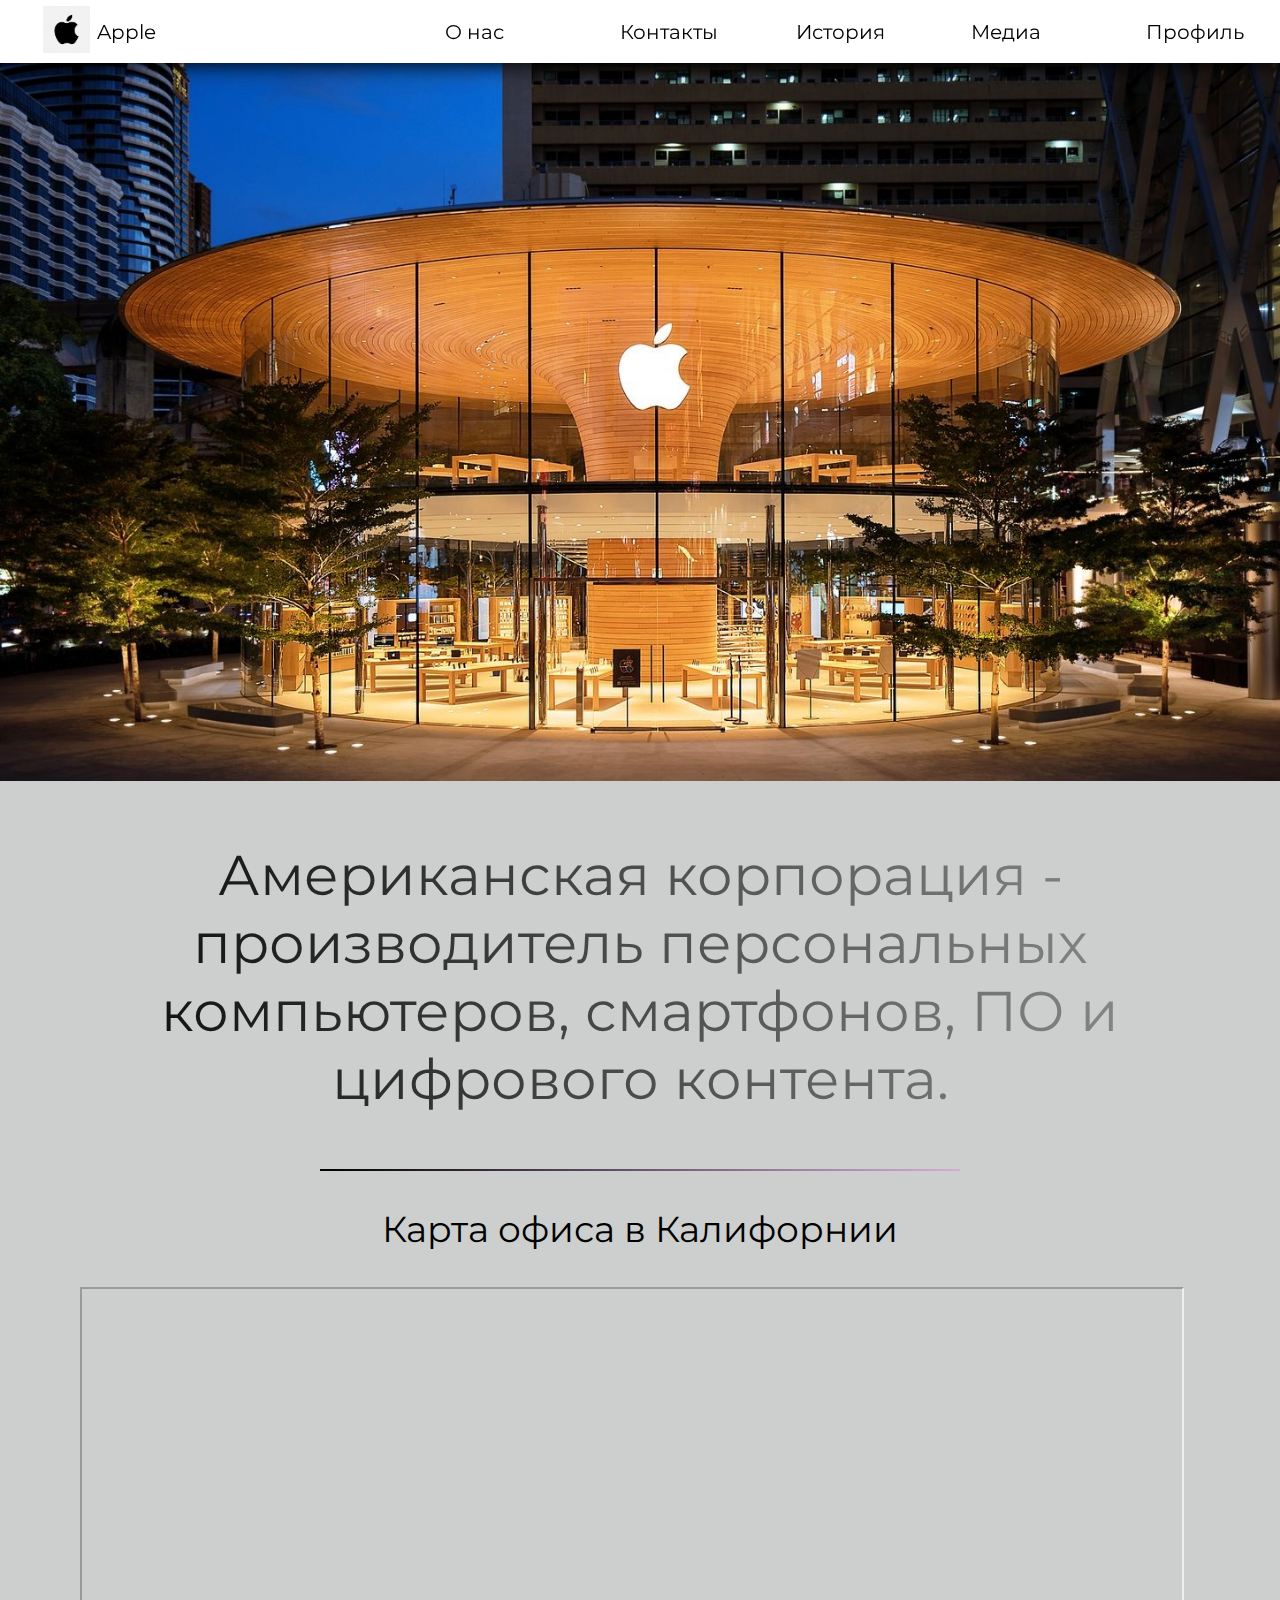
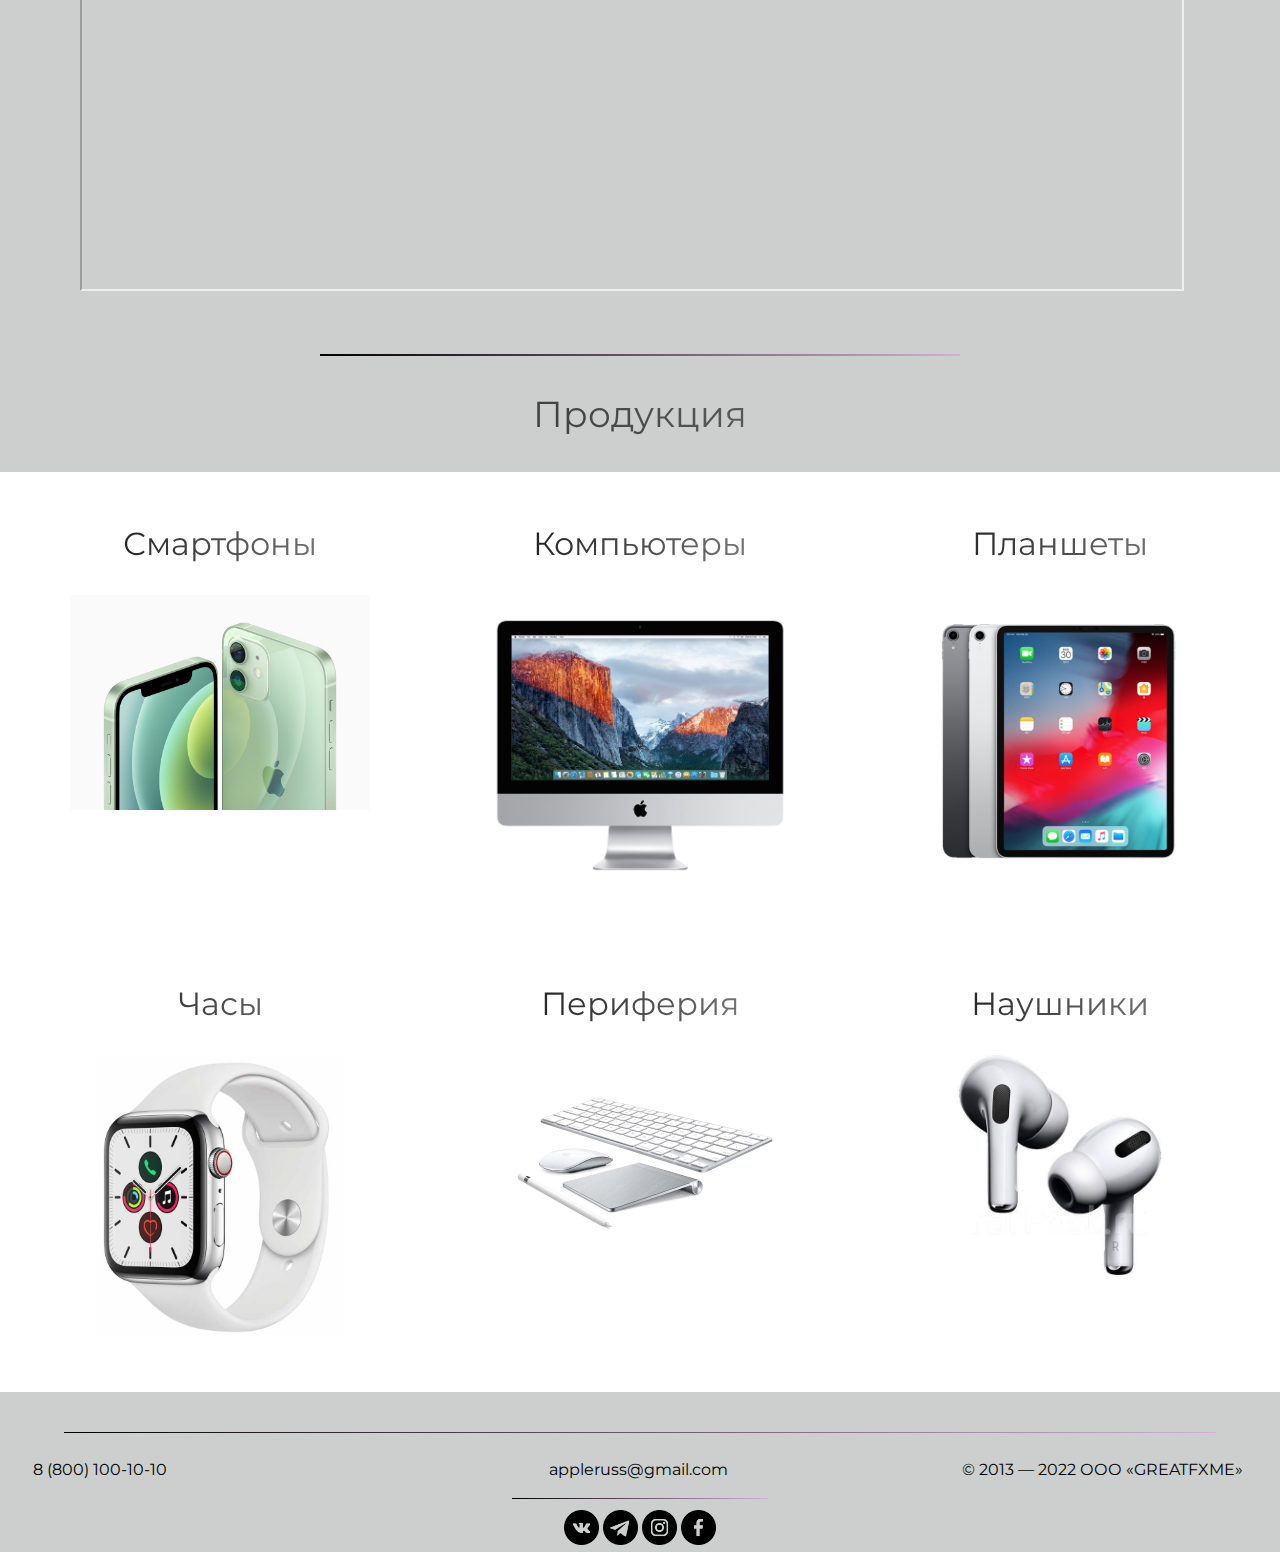
<file: index.html>
<!DOCTYPE html>
<html>

<head>
    <link rel="stylesheet" type="text/css" href="css\style.css">
    <title>Apple - Главная страница</title>
    <link rel="icon" href="img\logo.png">
</head>

<body>
    <div id="header">
        <table width="100%" style="height:100%; margin-left: 40px ;" border="0">
            <tr>
                <td width="3%">
                    <a href="index.html"><img class="logo" width="95%" src="img\logo.png"></a>
                </td>
                <td width="20%" style="font-size: 20px;"><a href="index.html" style="color: black;">Apple</a></td>
                <td width="10%" style="font-size: 20px;"><a href="pages\onas.html" style="color: black;">О нас</a></td>
                <td width="10%" style="font-size: 20px;"><a href="pages\contacts.html" style="color: black;">Контакты</a></td>
                <td width="10%" style="font-size: 20px;"><a href="pages\history.html" style="color: black;">История</a></td>
                <td width="10%" style="font-size: 20px;"><a href="pages\media.html" style="color: black;">Медиа</a></td>
                <td width="10%" style="font-size: 20px;"><a href="pages\vhod.html" style="color: black;">Профиль</a></td>
            </tr>
        </table>
    </div>
    <img width="100%" src="img\img1.jpg">
    <p class="gradient" style="font-size: 56px; text-align: center;">Американская корпорация - производитель персональных компьютеров, смартфонов, ПО и цифрового контента.</p>
    <hr width="50%">
    <p style="font-size: 36px; text-align: center;">Карта офиса в Калифорнии</p>
    <iframe src="https://www.google.com/maps/embed?pb=!1m18!1m12!1m3!1d3172.331998963856!2d-122.0111606844641!3d37.33464804513146!2m3!1f0!2f0!3f0!3m2!1i1024!2i768!4f13.1!3m3!1m2!1s0x808fb596e9e188fd%3A0x3b0d8391510688f0!2z0K3Qv9C7INCf0LDRgNC6!5e0!3m2!1sru!2sru!4v1665381175349!5m2!1sru!2sru"
        style="margin-left: 80px;" width="1100" height="600" style="border:0;" allowfullscreen="" loading="lazy" referrerpolicy="no-referrer-when-downgrade"></iframe>
    <br><br>
    <hr width="50%">
    <p class="gradient" style="font-size: 36px; text-align: center;">Продукция</p>

    <div class="usluga">
        <div class="usl">
            <p class="gradient" style="font-size: 32px; text-align: center;">Смартфоны</p>
            <img width="75%" src="img\usl1.jpg">
        </div>
        <div class="usl">
            <p class="gradient" style="font-size: 32px; text-align: center;">Компьютеры</p>
            <img width="75%" src="img\usl2.jpg">
        </div>
        <div class="usl">
            <p class="gradient" style="font-size: 32px; text-align: center;">Планшеты</p>
            <img width="75%" src="img\usl3.jpg">
        </div>
    </div>
    <div class="usluga">
        <div class="usl">
            <p class="gradient" style="font-size: 32px; text-align: center;">Часы</p>
            <img width="70%" src="img\usl4.jpg">
        </div>
        <div class="usl">
            <p class="gradient" style="font-size: 32px; text-align: center;">Периферия</p>
            <img width="75%" src="img\usl5.jpg">
        </div>
        <div class="usl">
            <p class="gradient" style="font-size: 32px; text-align: center;">Наушники</p>
            <img width="55%" src="img\usl6.jpg">
        </div>
    </div>

    <hr style="height: 1px;" width="90%">


    <footer>
        <table style="margin-left: 30px;" width="95%" border="0">
            <tr>
                <td>
                    <p style="color: rgb(0, 0, 0); font-size: 10;" align="left">8 (800) 100-10-10</p>
                </td>
                <td>
                    <p style="color: rgb(0, 0, 0); font-size: 10;" align="center">appleruss@gmail.com</p>
                </td>
                <td style="width: 30%;">
                    <p style="color: rgb(0, 0, 0); font-size: 10;" align="right">© 2013 — 2022 ООО «GREATFXME»</p>
                </td>
            </tr>
        </table>
        <hr style="height: 1px; margin-top: 0;" width="20%">
        <table border="0" align="center" width="12%">
            <tr>
                <td><a href=""><img width="35" src="img\vkk.png"></td></a>
                <td><a href=""><img width="35" src="img\tgg.png"></td></a>
                <td><a href=""><img width="35" src="img\igg.png"></td></a>
                <td><a href=""><img width="35" src="img\fbb.png"></td></a>
            </tr>
        </table>
    </footer>
</body>

</html>
</file>
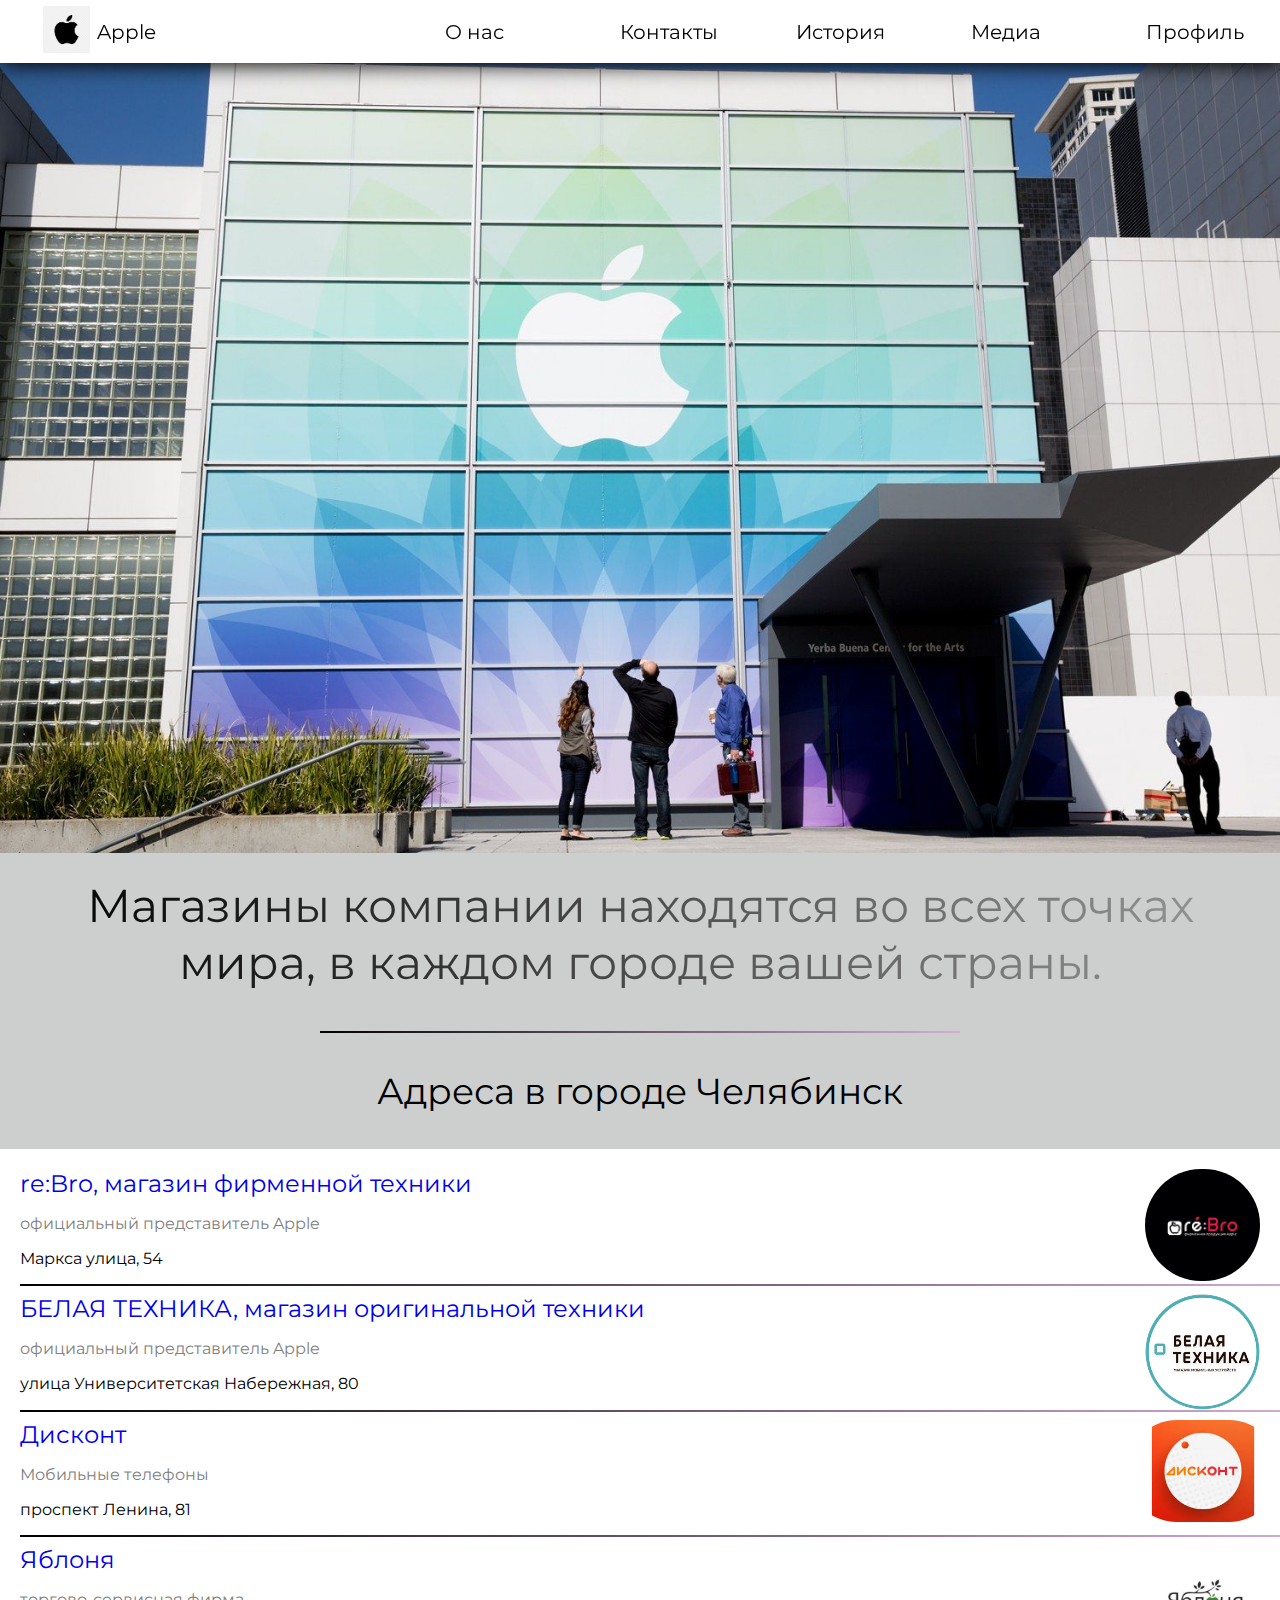
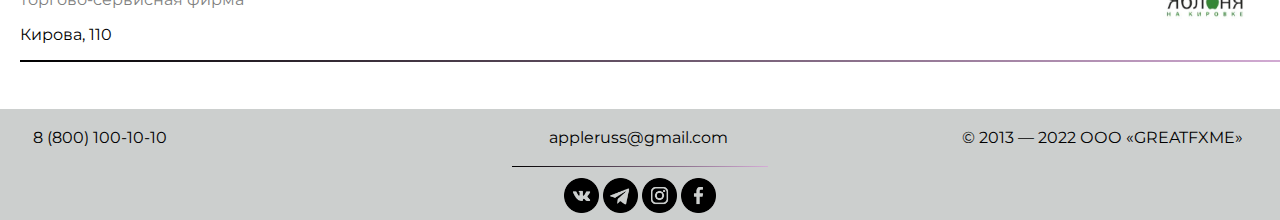
<file: pages/contacts.html>
<!DOCTYPE html>
<html>

<head>
    <link rel="stylesheet" type="text/css" href="..\css\style.css">
    <title>Apple - Контакты</title>
    <link rel="icon" href="..\img\logo.png">
</head>

<body>
    <div id="header">
        <table width="100%" style="height:100%; margin-left: 40px ;" border="0">
            <tr>
                <td width="3%">
                    <a href="..\index.html"><img class="logo" width="95%" src="..\img\logo.png"></a>
                </td>
                <td width="20%" style="font-size: 20px;"><a href="..\index.html" style="color: black;">Apple</a></td>
                <td width="10%" style="font-size: 20px;"><a href="onas.html" style="color: black;">О нас</a></td>
                <td width="10%" style="font-size: 20px;"><a href="#" style="color: black;">Контакты</a></td>
                <td width="10%" style="font-size: 20px;"><a href="history.html" style="color: black;">История</a></td>
                <td width="10%" style="font-size: 20px;"><a href="media.html" style="color: black;">Медиа</a></td>
                <td width="10%" style="font-size: 20px;"><a href="vhod.html" style="color: black;">Профиль</a></td>
            </tr>
        </table>
    </div>
    <img width="100%" src="..\img\img5.jpg">
    <p class="gradient" style="font-size: 46px; text-align: center; margin: 20px;">Магазины компании находятся во всех точках мира, в каждом городе вашей страны.</p>
    <hr width="50%">
    <p style="font-size: 36px; text-align: center;">Адреса в городе Челябинск</p>
    <div class="adresa">
        <div>
            <a style="font-size: 24px;" href="#">re:Bro, магазин фирменной техники<img width="9%" align="right" style="border-radius: 200px; margin-right: 40px;" src="..\img\log1.jpeg"></a>
            <p style="color: gray;">официальный представитель Apple</p>
            <p style="font-size: 16px;">Маркса улица, 54</p>
        </div>
        <hr style="margin-top: 0px;" width="100%">
        <div>
            <a style="font-size: 24px;" href="#">БЕЛАЯ ТЕХНИКА, магазин оригинальной техники<img width="9%" align="right" style="border-radius: 200px; margin-right: 40px;" src="..\img\log2.png"></a>
            <p style="color: gray;">официальный представитель Apple</p>
            <p style="font-size: 16px;">​улица Университетская Набережная, 80​</p>
        </div>
        <hr style="margin-top: 0px;" width="100%">
        <div>
            <a style="font-size: 24px;" href="#">Дисконт<img width="12%" align="right" style="border-radius: 200px; margin-right: 20px;" src="..\img\log3.jpg"></a>
            <p style="color: gray;">Мобильные телефоны</p>
            <p style="font-size: 16px;">проспект Ленина, 81</p>
        </div>
        <hr style="margin-top: 0px;" width="100%">
        <div>
            <a style="font-size: 24px;" href="#">Яблоня<img width="9%" align="right" style="border-radius: 200px; margin-right: 40px;" src="..\img\log4.jpg"></a>
            <p style="color: gray;">торгово-сервисная фирма</p>
            <p style="font-size: 16px;">​Кирова, 110</p>
        </div>
        <hr style="margin-top: 0px;" width="100%">
    </div>


    <footer>
        <table style="margin-left: 30px;" width="95%" border="0">
            <tr>
                <td>
                    <p style="color: rgb(0, 0, 0); font-size: 10;" align="left">8 (800) 100-10-10</p>
                </td>
                <td>
                    <p style="color: rgb(0, 0, 0); font-size: 10;" align="center">appleruss@gmail.com</p>
                </td>
                <td style="width: 30%;">
                    <p style="color: rgb(0, 0, 0); font-size: 10;" align="right">© 2013 — 2022 ООО «GREATFXME»</p>
                </td>
            </tr>
        </table>
        <hr style="height: 1px; margin-top: 0;" width="20%">
        <table border="0" align="center" width="12%">
            <tr>
                <td><a href=""><img width="35" src="..\img\vkk.png"></td></a>
                <td><a href=""><img width="35" src="..\img\tgg.png"></td></a>
                <td><a href=""><img width="35" src="..\img\igg.png"></td></a>
                <td><a href=""><img width="35" src="..\img\fbb.png"></td></a>
            </tr>
        </table>
    </footer>
</body>

</html>
</file>
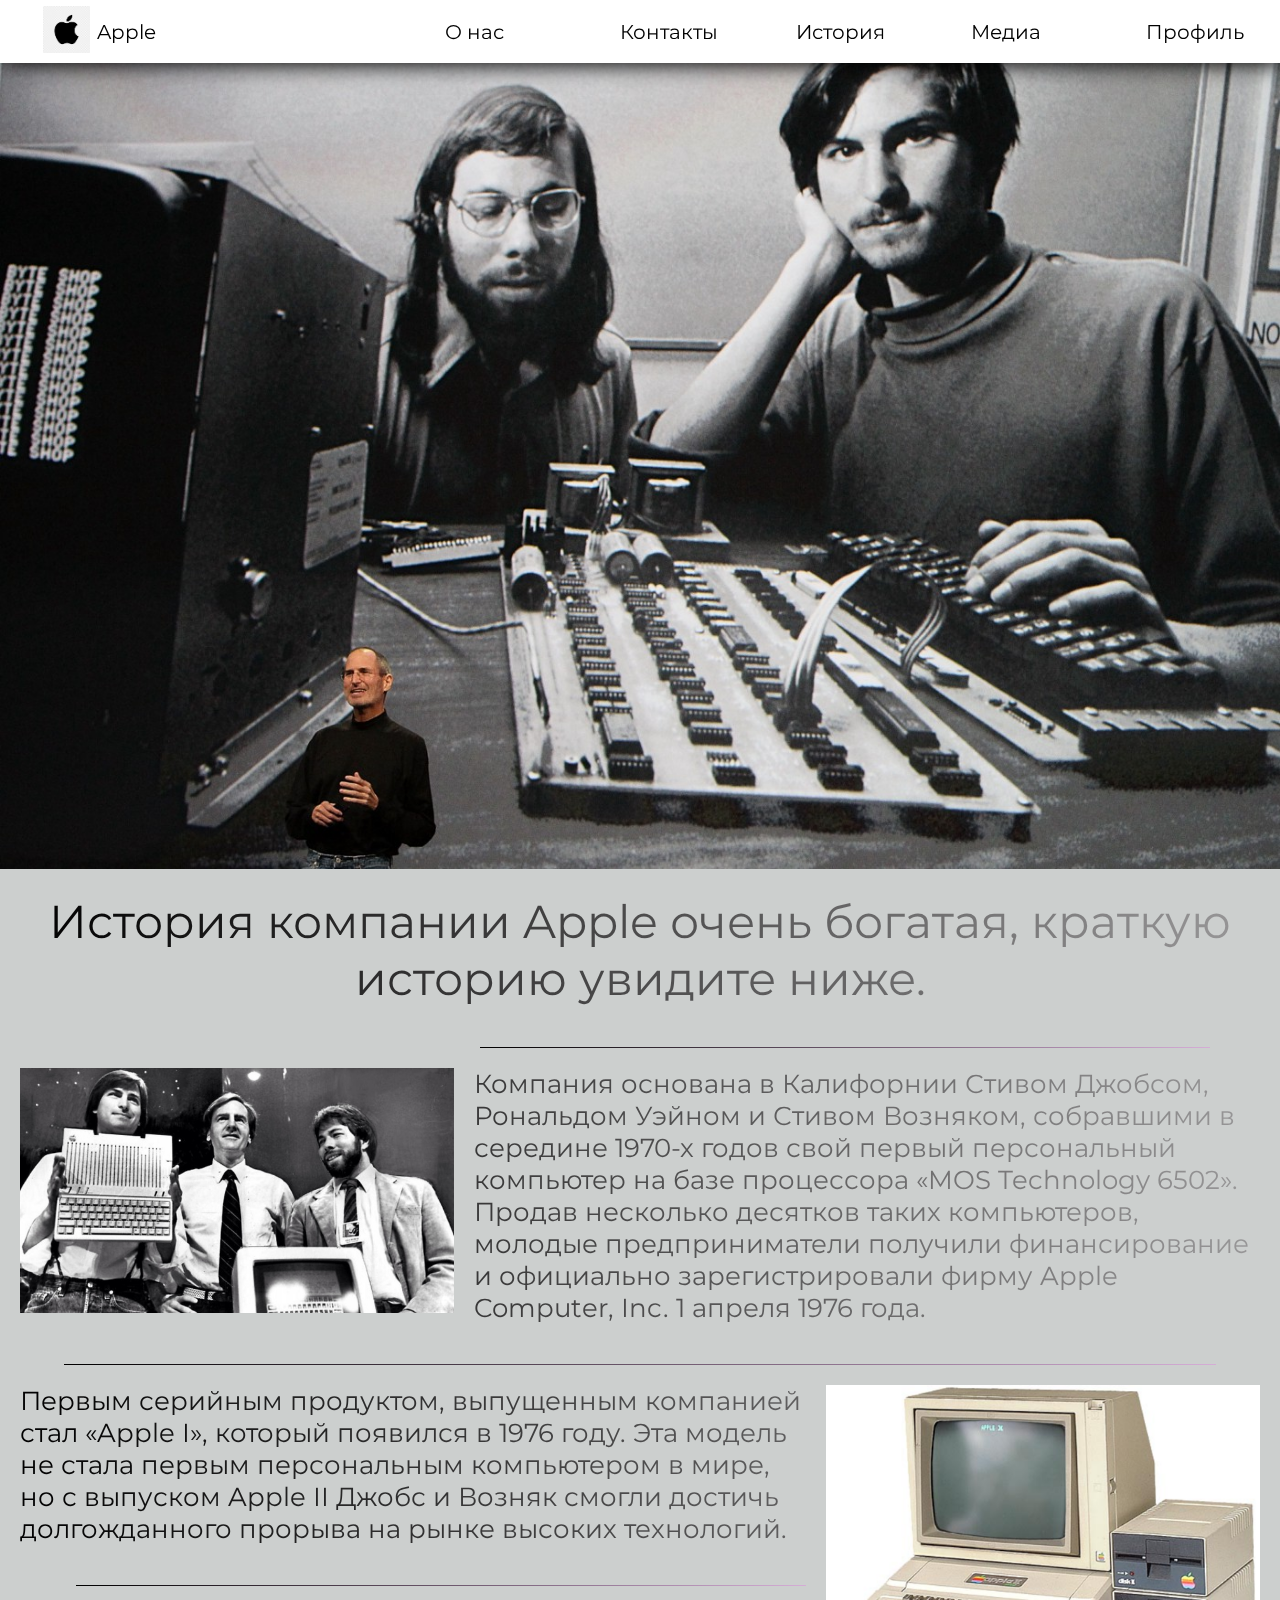
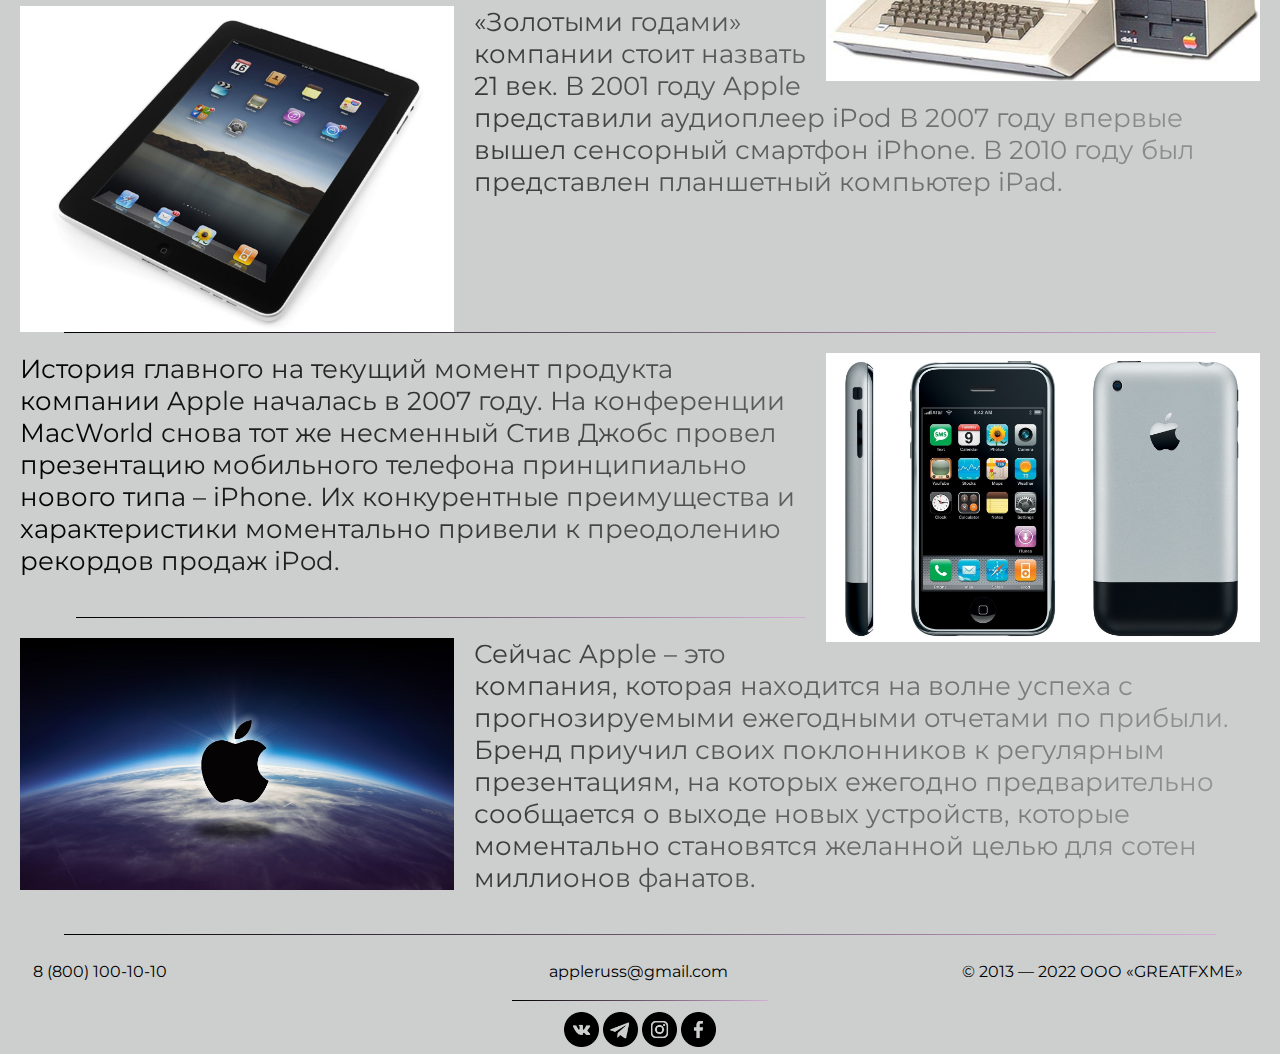
<file: pages/history.html>
<!DOCTYPE html>
<html>

<head>
    <link rel="stylesheet" type="text/css" href="..\css\style.css">
    <title>Apple - История</title>
    <link rel="icon" href="..\img\logo.png">
</head>

<body>
    <div id="header">
        <table width="100%" style="height:100%; margin-left: 40px ;" border="0">
            <tr>
                <td width="3%">
                    <a href="..\index.html"><img class="logo" width="95%" src="..\img\logo.png"></a>
                </td>
                <td width="20%" style="font-size: 20px;"><a href="..\index.html" style="color: black;">Apple</a></td>
                <td width="10%" style="font-size: 20px;"><a href="onas.html" style="color: black;">О нас</a></td>
                <td width="10%" style="font-size: 20px;"><a href="contacts.html" style="color: black;">Контакты</a></td>
                <td width="10%" style="font-size: 20px;"><a href="#" style="color: black;">История</a></td>
                <td width="10%" style="font-size: 20px;"><a href="media.html" style="color: black;">Медиа</a></td>
                <td width="10%" style="font-size: 20px;"><a href="vhod.html" style="color: black;">Профиль</a></td>
            </tr>
        </table>
    </div>
    <img width="100%" src="..\img\img11.jpeg">
    <p class="gradient" style="font-size: 46px; text-align: center; margin: 20px;">История компании Apple очень богатая, краткую историю увидите ниже.</p>
    <hr style="height: 1px; margin-right: 70px;" width="57%">
    <p class="gradient" style="font-size: 26px; margin: 20px;">
        <img style="margin-right: 20px;" width="35%" src="..\img\img6.jpg"align="left">
        Компания основана в Калифорнии Стивом Джобсом, Рональдом Уэйном и Стивом Возняком, собравшими в середине 1970-х годов свой первый персональный компьютер на базе процессора «MOS Technology 6502». Продав несколько десятков таких компьютеров, молодые предприниматели получили финансирование и официально зарегистрировали фирму Apple Computer, Inc. 1 апреля 1976 года.
    </p>  
    <hr style="height: 1px;" width="90%">
    <p class="gradient" style="font-size: 26px; margin: 20px;">
        <img style="margin-left: 20px;" width="35%" src="..\img\img7.jpg"align="right">
        Первым серийным продуктом, выпущенным компанией стал «Apple I», который появился в 1976 году. Эта модель не стала первым персональным компьютером в мире, но с выпуском Apple II Джобс и Возняк смогли достичь долгожданного прорыва на рынке высоких технологий.
    </p>  
    <hr style="height: 1px; margin-right: 70px;" width="57%">
    <p class="gradient" style="font-size: 26px; margin: 20px;">
        <img style="margin-right: 20px;" width="35%" src="..\img\img8.jpg"align="left">
        «Золотыми годами» компании стоит назвать 21 век. В 2001 году Apple представили аудиоплеер iPod В 2007 году впервые вышел сенсорный смартфон iPhone. В 2010 году был представлен планшетный компьютер iPad.
    </p>  
    <hr style="height: 1px;" width="90%">
    <p class="gradient" style="font-size: 26px; margin: 20px;">
        <img style="margin-left: 20px;" width="35%" src="..\img\img9.jpg"align="right">
        История главного на текущий момент продукта компании Apple началась в 2007 году. На конференции MacWorld снова тот же несменный Стив Джобс провел презентацию мобильного телефона принципиально нового типа – iPhone. Их конкурентные преимущества и характеристики моментально привели к преодолению рекордов продаж iPod.
    </p> 
    <hr style="height: 1px; margin-right: 70px;" width="57%">
    <p class="gradient" style="font-size: 26px; margin: 20px;">
        <img style="margin-right: 20px;" width="35%" src="..\img\img10.jpeg"align="left">
        Сейчас Apple – это компания, которая находится на волне успеха с прогнозируемыми ежегодными отчетами по прибыли. Бренд приучил своих поклонников к регулярным презентациям, на которых ежегодно предварительно сообщается о выходе новых устройств, которые моментально становятся желанной целью для сотен миллионов фанатов.
    </p>  
    <hr style="height: 1px;" width="90%">
    <footer>
        <table style="margin-left: 30px;" width="95%" border="0">
            <tr>
                <td>
                    <p style="color: rgb(0, 0, 0); font-size: 10;" align="left">8 (800) 100-10-10</p>
                </td>
                <td>
                    <p style="color: rgb(0, 0, 0); font-size: 10;" align="center">appleruss@gmail.com</p>
                </td>
                <td style="width: 30%;">
                    <p style="color: rgb(0, 0, 0); font-size: 10;" align="right">© 2013 — 2022 ООО «GREATFXME»</p>
                </td>
            </tr>
        </table>
        <hr style="height: 1px; margin-top: 0;" width="20%">
        <table border="0" align="center" width="12%">
            <tr>
                <td><a href=""><img width="35" src="..\img\vkk.png"></td></a>
                <td><a href=""><img width="35" src="..\img\tgg.png"></td></a>
                <td><a href=""><img width="35" src="..\img\igg.png"></td></a>
                <td><a href=""><img width="35" src="..\img\fbb.png"></td></a>
            </tr>
        </table>
    </footer>
</body>

</html>
</file>
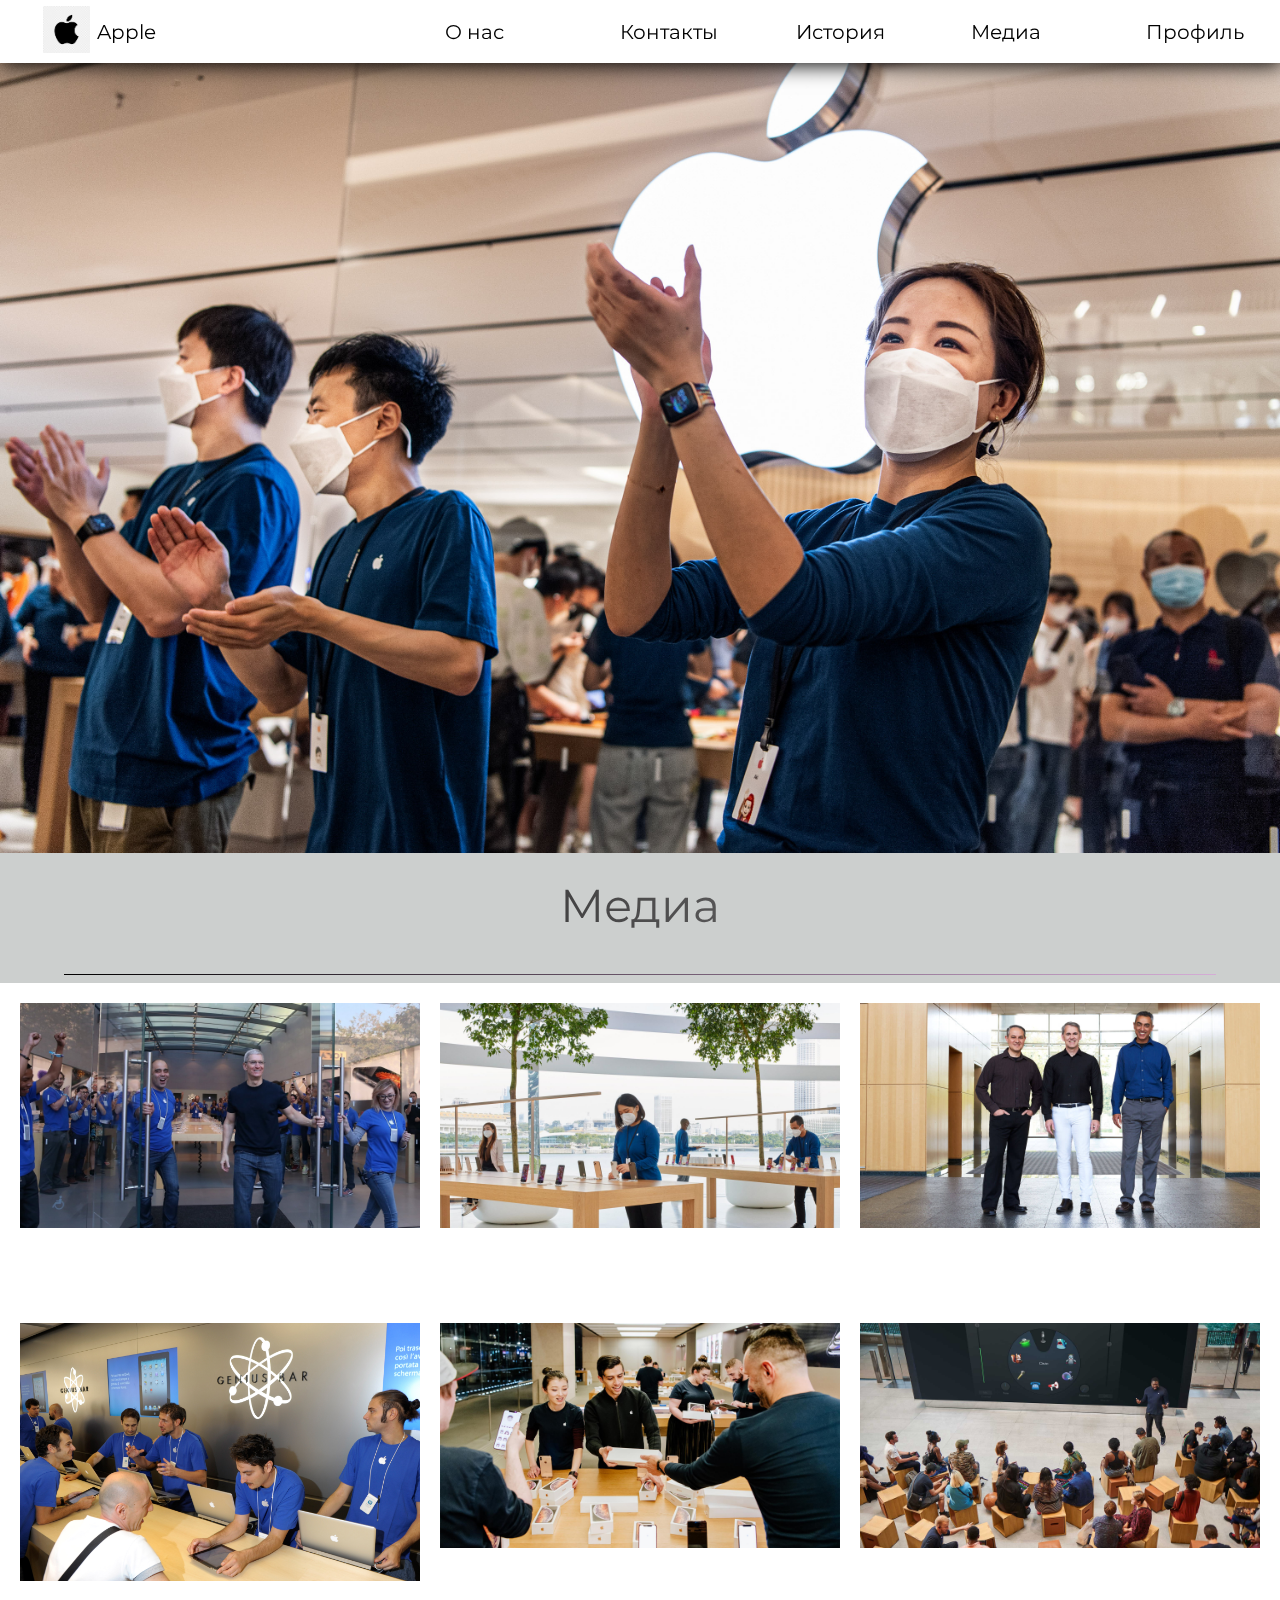
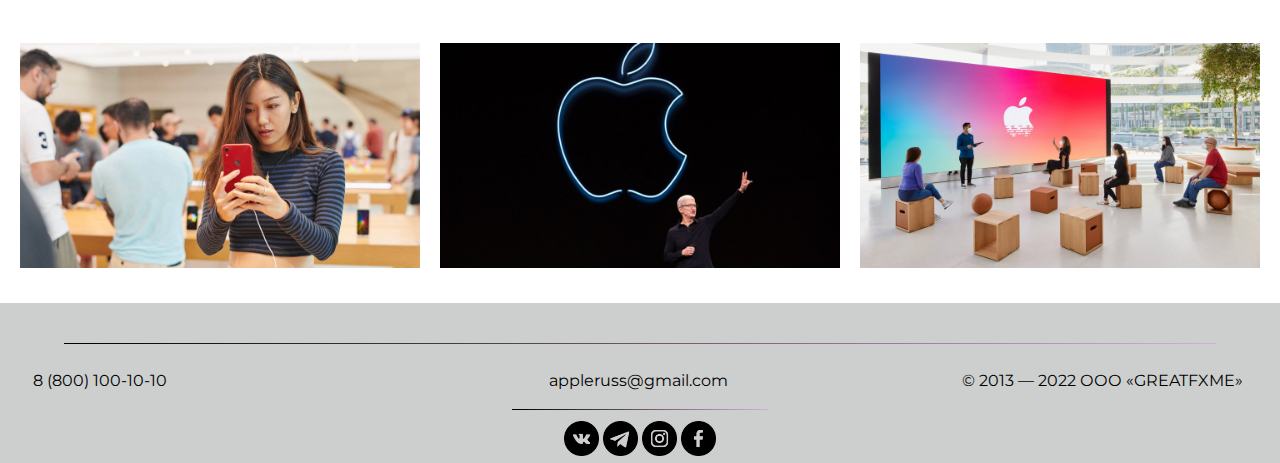
<file: pages/media.html>
<!DOCTYPE html>
<html>

<head>
    <link rel="stylesheet" type="text/css" href="..\css\style.css">
    <title>Apple - Медиа</title>
    <link rel="icon" href="..\img\logo.png">
</head>

<body>
    <div id="header">
        <table width="100%" style="height:100%; margin-left: 40px ;" border="0">
            <tr>
                <td width="3%">
                    <a href="..\index.html"><img class="logo" width="95%" src="..\img\logo.png"></a>
                </td>
                <td width="20%" style="font-size: 20px;"><a href="..\index.html" style="color: black;">Apple</a></td>
                <td width="10%" style="font-size: 20px;"><a href="onas.html" style="color: black;">О нас</a></td>
                <td width="10%" style="font-size: 20px;"><a href="contacts.html" style="color: black;">Контакты</a></td>
                <td width="10%" style="font-size: 20px;"><a href="history.html" style="color: black;">История</a></td>
                <td width="10%" style="font-size: 20px;"><a href="#" style="color: black;">Медиа</a></td>
                <td width="10%" style="font-size: 20px;"><a href="vhod.html" style="color: black;">Профиль</a></td>
            </tr>
        </table>
    </div>
    <img width="100%" src="..\img\img12.jpg">
    <p class="gradient" style="font-size: 46px; text-align: center; margin: 20px;">Медиа</p>
    <hr style="height: 1px;" width="90%">
    <div class="media">
        <div class="med">
            <img width="100%" src="..\img\med1.jpg">
        </div>
        <div class="med">
            <img width="100%" src="..\img\med2.jpg">
        </div>
        <div class="med">
            <img width="100%" src="..\img\med3.jpg">
        </div>
        <div class="med">
            <img width="100%" src="..\img\med4.jpg">
        </div>
        <div class="med">
            <img width="100%" src="..\img\med5.jpg">
        </div>
        <div class="med">
            <img width="100%" src="..\img\med6.jpg">
        </div>
        <div class="med">
            <img width="100%" src="..\img\med7.jpg">
        </div>
        <div class="med">
            <img width="100%" src="..\img\med8.jpg">
        </div>
        <div class="med">
            <img width="100%" src="..\img\med9.jpg">
        </div>
    </div>
    <hr style="height: 1px;" width="90%">

    <footer>
        <table style="margin-left: 30px;" width="95%" border="0">
            <tr>
                <td>
                    <p style="color: rgb(0, 0, 0); font-size: 10;" align="left">8 (800) 100-10-10</p>
                </td>
                <td>
                    <p style="color: rgb(0, 0, 0); font-size: 10;" align="center">appleruss@gmail.com</p>
                </td>
                <td style="width: 30%;">
                    <p style="color: rgb(0, 0, 0); font-size: 10;" align="right">© 2013 — 2022 ООО «GREATFXME»</p>
                </td>
            </tr>
        </table>
        <hr style="height: 1px; margin-top: 0;" width="20%">
        <table border="0" align="center" width="12%">
            <tr>
                <td><a href=""><img width="35" src="..\img\vkk.png"></td></a>
                <td><a href=""><img width="35" src="..\img\tgg.png"></td></a>
                <td><a href=""><img width="35" src="..\img\igg.png"></td></a>
                <td><a href=""><img width="35" src="..\img\fbb.png"></td></a>
            </tr>
        </table>
    </footer>
</body>

</html>
</file>
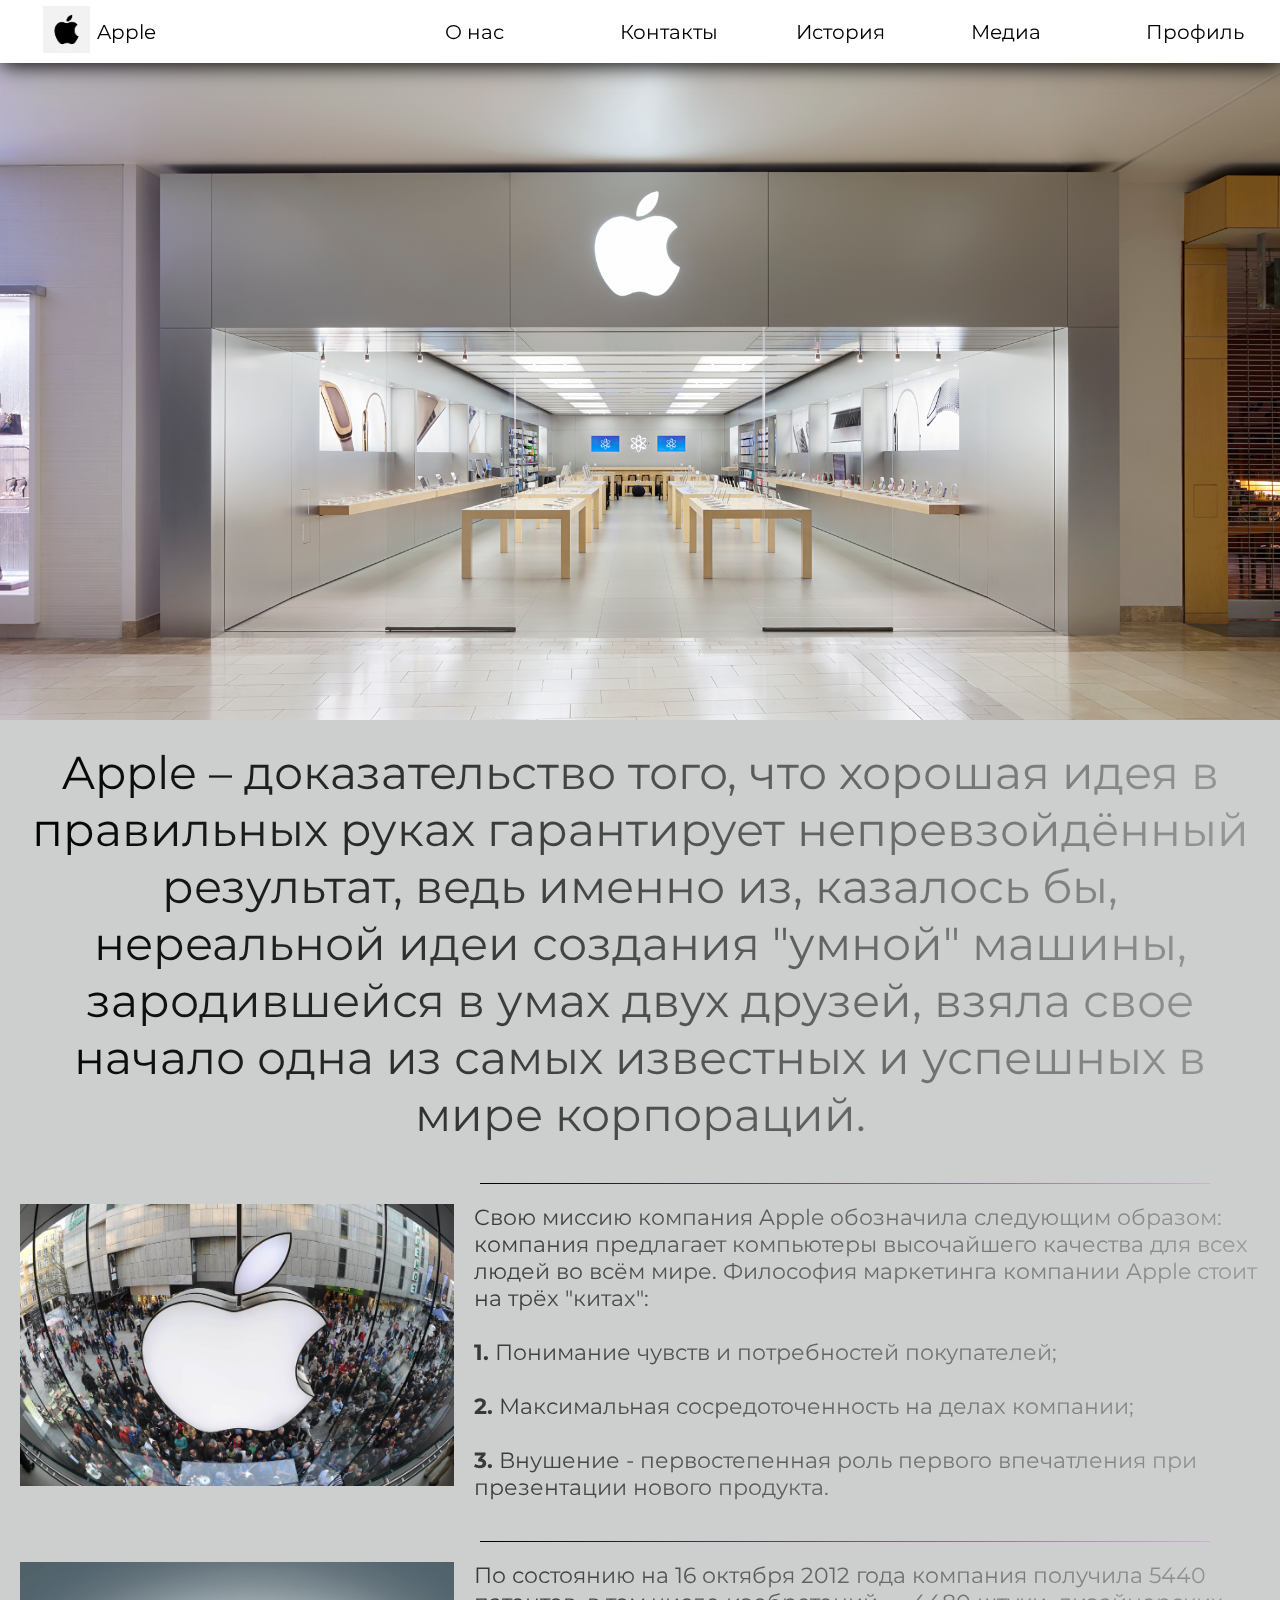
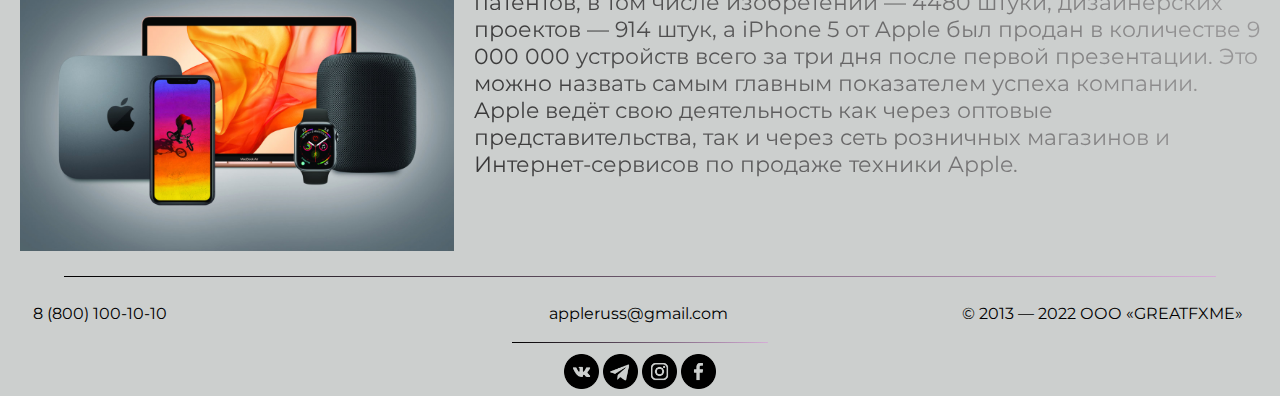
<file: pages/onas.html>
<!DOCTYPE html>
<html>

<head>
    <link rel="stylesheet" type="text/css" href="..\css\style.css">
    <title>Apple - О нас</title>
    <link rel="icon" href="..\img\logo.png">
</head>

<body>
    <div id="header">
        <table width="100%" style="height:100%; margin-left: 40px ;" border="0">
            <tr>
                <td width="3%">
                    <a href="..\index.html"><img class="logo" width="95%" src="..\img\logo.png"></a>
                </td>
                <td width="20%" style="font-size: 20px;"><a href="..\index.html" style="color: black;">Apple</a></td>
                <td width="10%" style="font-size: 20px;"><a href="#" style="color: black;">О нас</a></td>
                <td width="10%" style="font-size: 20px;"><a href="contacts.html" style="color: black;">Контакты</a></td>
                <td width="10%" style="font-size: 20px;"><a href="history.html" style="color: black;">История</a></td>
                <td width="10%" style="font-size: 20px;"><a href="media.html" style="color: black;">Медиа</a></td>
                <td width="10%" style="font-size: 20px;"><a href="vhod.html" style="color: black;">Профиль</a></td>
            </tr>
        </table>
    </div>
    <img width="100%" src="..\img\img3.jpg">
    <p class="gradient" style="font-size: 46px; text-align: center; margin: 20px;">Apple – доказательство того, что хорошая идея в правильных руках гарантирует непревзойдённый результат, ведь именно из, казалось бы, нереальной идеи создания "умной" машины, зародившейся в умах двух друзей, взяла свое начало одна из самых известных и успешных в мире корпораций.</p>
    
    <hr style="height: 1px; margin-right: 70px;" width="57%">
    <p class="gradient" style="font-size: 22px; margin: 20px;"><img style="margin-right: 20px;" width="35%" src="..\img\img2.jpg"align="left">Свою миссию компания Apple обозначила следующим образом: компания предлагает компьютеры высочайшего качества для всех людей во всём мире. Философия маркетинга компании Apple стоит на трёх "китах":
        <br><br> <b>1.</b> Понимание чувств и потребностей покупателей;<br><br>
        <b>2.</b> Максимальная сосредоточенность на делах компании;<br><br>
        <b>3.</b> Внушение - первостепенная роль первого впечатления при презентации нового продукта.
    </p>
    <hr style="height: 1px; margin-right: 70px;" width="57%">
    <p class="gradient" style="font-size: 22px; margin: 20px;"><img style="margin-right: 20px;" width="35%" src="..\img\img4.jpeg"align="left">По состоянию на 16 октября 2012 года компания получила 5440 патентов, в том числе изобретений — 4480 штуки, дизайнерских проектов — 914 штук, а iPhone 5 от Apple был продан в количестве 9 000 000 устройств всего за три дня после первой презентации. Это можно назвать самым главным показателем успеха компании. Apple ведёт свою деятельность как через оптовые представительства, так и через сеть розничных магазинов и Интернет-сервисов по продаже техники Apple.</p>  
    <br><br>
    <hr style="height: 1px;" width="90%">


    <footer>
        <table style="margin-left: 30px;" width="95%" border="0">
            <tr>
                <td>
                    <p style="color: rgb(0, 0, 0); font-size: 10;" align="left">8 (800) 100-10-10</p>
                </td>
                <td>
                    <p style="color: rgb(0, 0, 0); font-size: 10;" align="center">appleruss@gmail.com</p>
                </td>
                <td style="width: 30%;">
                    <p style="color: rgb(0, 0, 0); font-size: 10;" align="right">© 2013 — 2022 ООО «GREATFXME»</p>
                </td>
            </tr>
        </table>
        <hr style="height: 1px; margin-top: 0;" width="20%">
        <table border="0" align="center" width="12%">
            <tr>
                <td><a href=""><img width="35" src="..\img\vkk.png"></td></a>
                <td><a href=""><img width="35" src="..\img\tgg.png"></td></a>
                <td><a href=""><img width="35" src="..\img\igg.png"></td></a>
                <td><a href=""><img width="35" src="..\img\fbb.png"></td></a>
            </tr>
        </table>
    </footer>
</body>

</html>
</file>
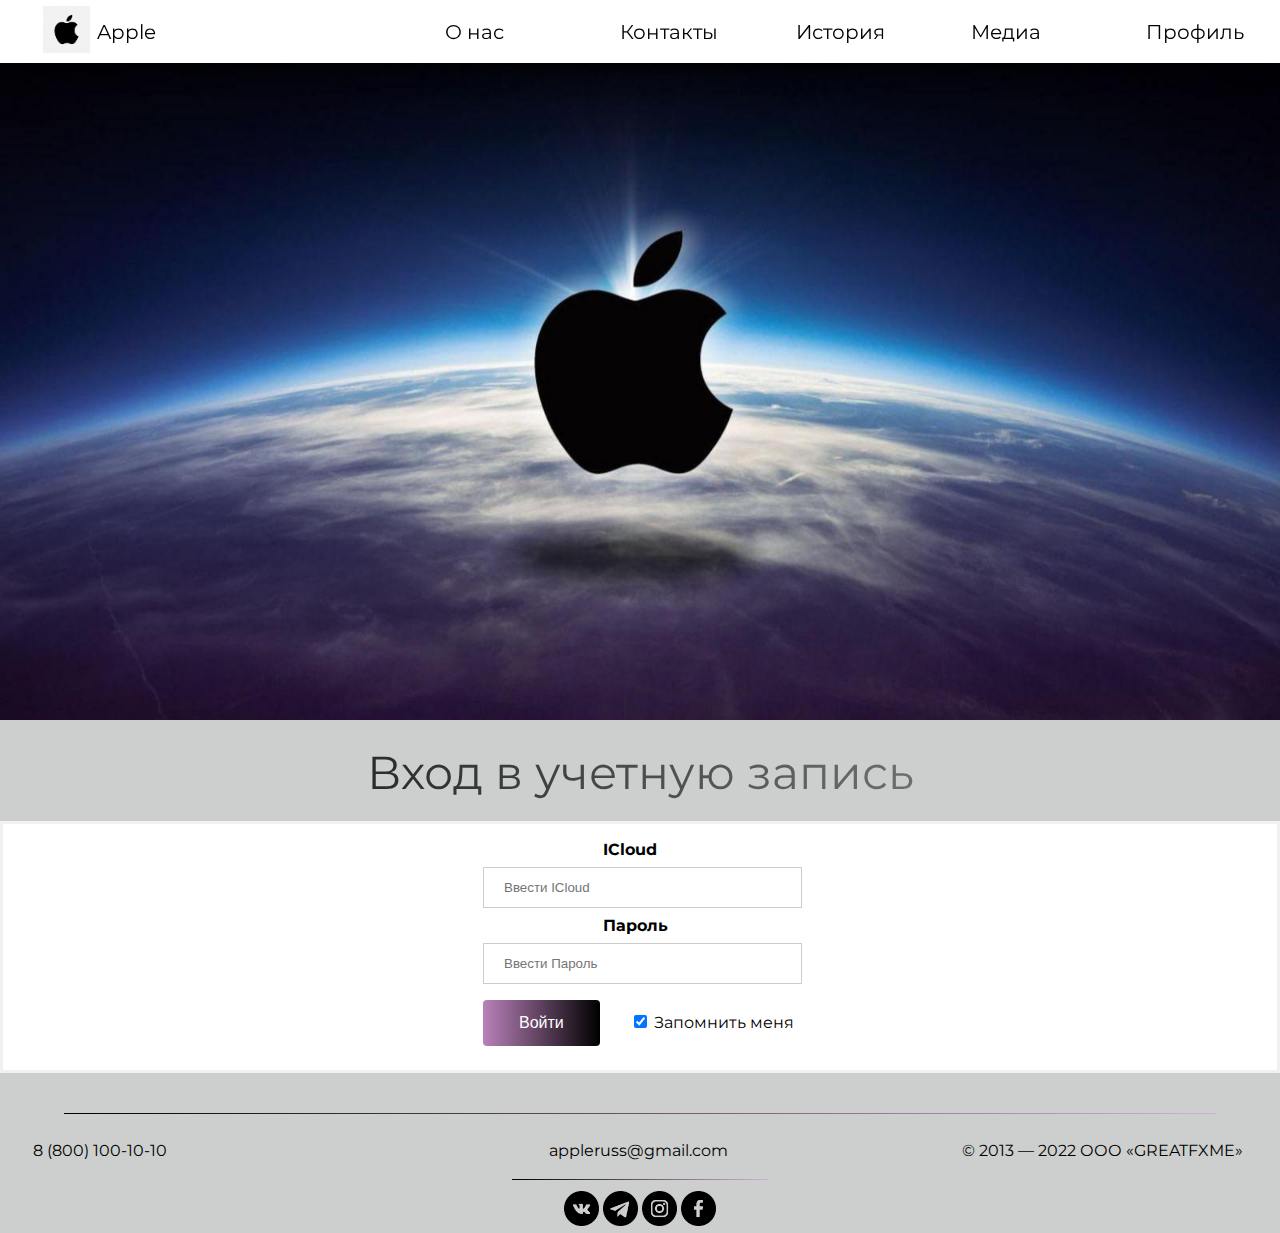
<file: pages/vhod.html>
<!DOCTYPE html>
<html>

<head>
    <link rel="stylesheet" type="text/css" href="..\css\style.css">
    <title>Apple - Вход</title>
    <link rel="icon" href="..\img\logo.png">
</head>

<body>
    <div id="header">
        <table width="100%" style="height:100%; margin-left: 40px ;" border="0">
            <tr>
                <td width="3%">
                    <a href="..\index.html"><img class="logo" width="95%" src="..\img\logo.png"></a>
                </td>
                <td width="20%" style="font-size: 20px;"><a href="..\index.html" style="color: black;">Apple</a></td>
                <td width="10%" style="font-size: 20px;"><a href="onas.html" style="color: black;">О нас</a></td>
                <td width="10%" style="font-size: 20px;"><a href="contacts.html" style="color: black;">Контакты</a></td>
                <td width="10%" style="font-size: 20px;"><a href="history.html" style="color: black;">История</a></td>
                <td width="10%" style="font-size: 20px;"><a href="media.html" style="color: black;">Медиа</a></td>
                <td width="10%" style="font-size: 20px;"><a href="#" style="color: black;">Профиль</a></td>
            </tr>
        </table>
    </div>
    <img width="100%" src="..\img\img13.jpg">
    <p class="gradient" style="font-size: 46px; text-align: center; margin: 20px;">Вход в учетную запись</p>
    <div class="vhod">
        <label for="uname"><b style="margin-left: 120px;">ICloud</b></label>
        <input type="text" placeholder="Ввести ICloud" name="uname" required>
        <label for="psw"><b style="margin-left: 120px;">Пароль</b></label>
        <input type="password" placeholder="Ввести Пароль" name="psw" required>
        <button type="submit">Войти</button>
        <label><input style="margin-left: 30px;" type="checkbox" checked="checked" name="remember"> Запомнить меня</label>
    
    </div>

    <hr style="height: 1px;" width="90%">


    <footer>
        <table style="margin-left: 30px;" width="95%" border="0">
            <tr>
                <td>
                    <p style="color: rgb(0, 0, 0); font-size: 10;" align="left">8 (800) 100-10-10</p>
                </td>
                <td>
                    <p style="color: rgb(0, 0, 0); font-size: 10;" align="center">appleruss@gmail.com</p>
                </td>
                <td style="width: 30%;">
                    <p style="color: rgb(0, 0, 0); font-size: 10;" align="right">© 2013 — 2022 ООО «GREATFXME»</p>
                </td>
            </tr>
        </table>
        <hr style="height: 1px; margin-top: 0;" width="20%">
        <table border="0" align="center" width="12%">
            <tr>
                <td><a href=""><img width="35" src="..\img\vkk.png"></td></a>
                <td><a href=""><img width="35" src="..\img\tgg.png"></td></a>
                <td><a href=""><img width="35" src="..\img\igg.png"></td></a>
                <td><a href=""><img width="35" src="..\img\fbb.png"></td></a>
            </tr>
        </table>
    </footer>
</body>

</html>
</file>
